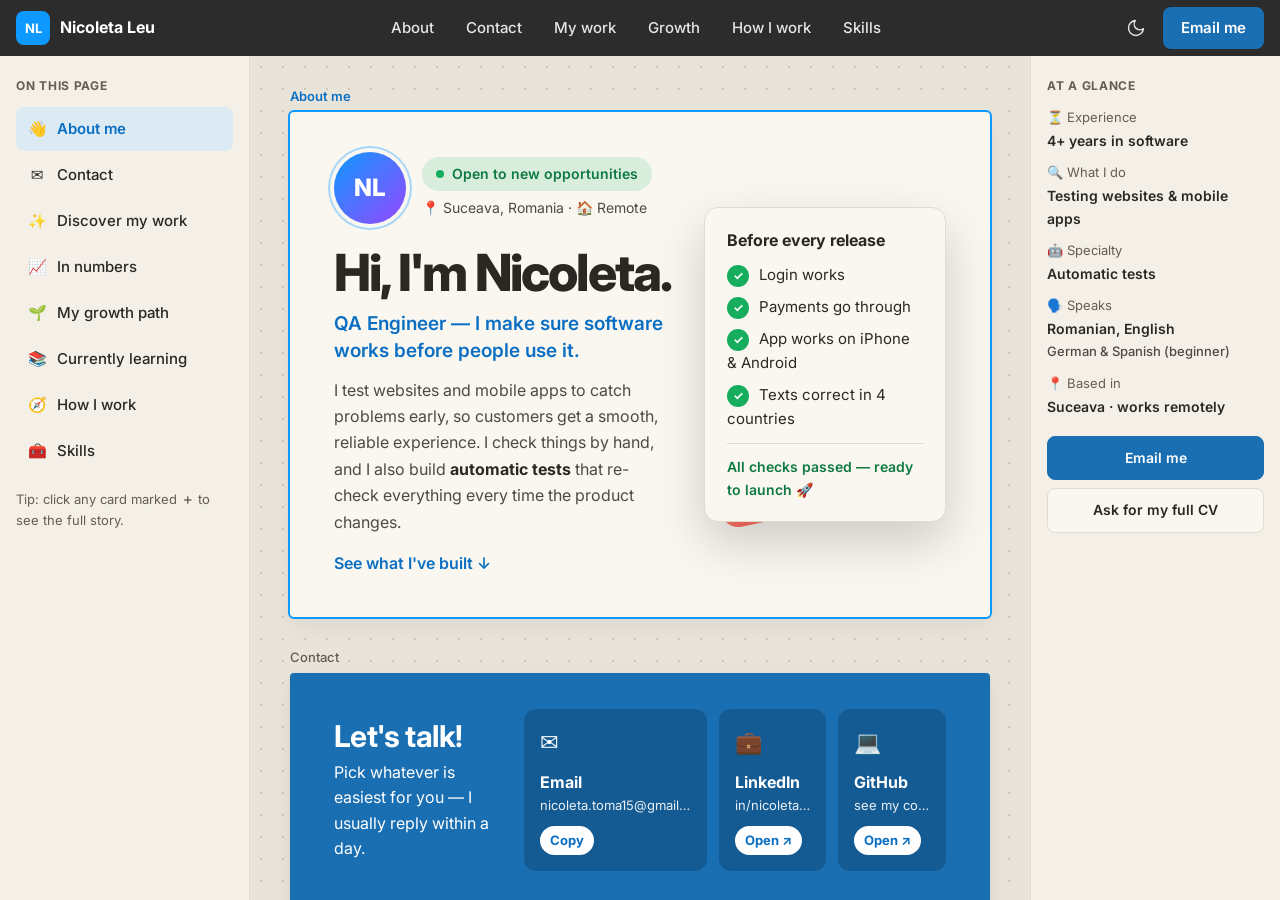
<file: index.html>
<!doctype html>
<html lang="en">
<head>
  <meta charset="utf-8" />
  <meta name="viewport" content="width=device-width, initial-scale=1" />
  <title>Nicoleta Leu — QA Automation Engineer</title>
  <meta name="description" content="Nicoleta Leu — QA Engineer. I make sure websites and mobile apps work correctly before customers use them." />
  <meta property="og:title" content="Nicoleta Leu — QA Automation Engineer" />
  <meta property="og:description" content="I make sure websites and mobile apps work correctly before customers use them." />
  <meta property="og:type" content="website" />
  <meta property="og:url" content="https://nicoleta-portfolio.vercel.app/" />
  <meta property="og:image" content="https://nicoleta-portfolio.vercel.app/og.png" />
  <meta property="og:image:width" content="1200" />
  <meta property="og:image:height" content="627" />
  <meta property="og:image:alt" content="Nicoleta Leu — QA Automation Engineer portfolio" />
  <meta name="twitter:card" content="summary_large_image" />
  <link rel="canonical" href="https://nicoleta-portfolio.vercel.app/" />
  <script type="application/ld+json">
  {
    "@context": "https://schema.org",
    "@type": "Person",
    "name": "Nicoleta Leu",
    "jobTitle": "QA Automation Engineer",
    "description": "QA Engineer. I make sure websites and mobile apps work correctly before customers use them.",
    "url": "https://nicoleta-portfolio.vercel.app/",
    "image": "https://nicoleta-portfolio.vercel.app/og.png",
    "sameAs": [
      "https://www.linkedin.com/in/nicoleta-leu",
      "https://github.com/nicoletaleu"
    ],
    "knowsAbout": ["Software testing", "Test automation", "Playwright", "TypeScript", "Mobile app testing", "Web testing"]
  }
  </script>
  <link rel="icon" href="data:image/svg+xml,<svg xmlns='http://www.w3.org/2000/svg' viewBox='0 0 32 32'><rect width='32' height='32' rx='8' fill='%230d99ff'/><text x='16' y='22' font-family='Arial' font-size='15' font-weight='700' fill='white' text-anchor='middle'>NL</text></svg>" />
  <link rel="preconnect" href="https://fonts.googleapis.com" />
  <link rel="preconnect" href="https://fonts.gstatic.com" crossorigin />
  <link href="https://fonts.googleapis.com/css2?family=Inter:wght@400;500;600;700;800&display=swap" rel="stylesheet" />
  <link rel="stylesheet" href="styles.css?v=14" />
</head>
<body>
  <!-- ============ TOP BAR ============ -->
  <header class="topbar">
    <a class="brand" href="#about">
      <span class="logo">NL</span>
      <span class="brand-name">Nicoleta Leu</span>
    </a>

    <nav class="topnav" aria-label="Main">
      <a href="#about">About</a>
      <a href="#contact">Contact</a>
      <a href="#work">My work</a>
      <a href="#growth">Growth</a>
      <a href="#process">How I work</a>
      <a href="#skills">Skills</a>
    </nav>

    <div class="topbar-right">
      <button class="icon-btn" id="themeToggle" aria-label="Switch light / dark mode" title="Switch light / dark mode">
        <svg viewBox="0 0 24 24"><path d="M21 12.8A9 9 0 1111.2 3a7 7 0 009.8 9.8z"/></svg>
      </button>
      <a class="cta-btn" href="mailto:nicoleta.toma15@gmail.com">Email me</a>
    </div>
  </header>
  <div class="read-progress" aria-hidden="true"><span id="readBar"></span></div>

  <div class="workspace">
    <!-- ============ LEFT: CONTENTS ============ -->
    <aside class="panel panel-left" aria-label="Contents">
      <div class="panel-head">On this page</div>
      <ul class="layers" id="layers">
        <li data-target="about"><span class="li-ico">👋</span>About me</li>
        <li data-target="contact"><span class="li-ico">✉️</span>Contact</li>
        <li data-target="work"><span class="li-ico">✨</span>Discover my work</li>
        <li data-target="results"><span class="li-ico">📈</span>In numbers</li>
        <li data-target="growth"><span class="li-ico">🌱</span>My growth path</li>
        <li data-target="learning"><span class="li-ico">📚</span>Currently learning</li>
        <li data-target="process"><span class="li-ico">🧭</span>How I work</li>
        <li data-target="skills"><span class="li-ico">🧰</span>Skills</li>
      </ul>
      <p class="panel-hint">Tip: click any card marked <b>＋</b> to see the full story.</p>
    </aside>

    <!-- ============ CANVAS ============ -->
    <main class="canvas" id="canvas">
      <div class="board">

        <!-- ABOUT -->
        <section class="frame span-2" id="about">
          <span class="frame-label">About me</span>
          <div class="frame-body hero">
            <div class="hero-text">
              <div class="hero-id">
                <div class="avatar-xl" aria-hidden="true">NL</div>
                <div>
                  <span class="pill"><span class="dot"></span>Open to new opportunities</span>
                  <p class="where">📍 Suceava, Romania · 🏠 Remote</p>
                </div>
              </div>
              <h1>Hi, I'm Nicoleta.</h1>
              <p class="role">QA Engineer — I make sure software works before people use it.</p>
              <p class="lead">
                I test websites and mobile apps to catch problems early, so customers
                get a smooth, reliable experience. I check things by hand, and I also
                build <strong>automatic tests</strong> that re-check everything every time
                the product changes.
              </p>
              <a class="scroll-hint" href="#work">See what I've built ↓</a>
            </div>
            <div class="hero-art" aria-hidden="true">
              <div class="shape s-circle"></div>
              <div class="shape s-square"></div>
              <div class="shape s-tri"></div>
              <div class="check-card">
                <div class="cc-title">Before every release</div>
                <ul>
                  <li><span class="tick">✓</span>Login works</li>
                  <li><span class="tick">✓</span>Payments go through</li>
                  <li><span class="tick">✓</span>App works on iPhone &amp; Android</li>
                  <li><span class="tick">✓</span>Texts correct in 4 countries</li>
                </ul>
                <div class="cc-foot">All checks passed — ready to launch 🚀</div>
              </div>
            </div>
          </div>
        </section>

        <!-- CONTACT (right after "about me") -->
        <section class="frame span-2" id="contact">
          <span class="frame-label">Contact</span>
          <div class="frame-body contact">
            <div class="contact-intro">
              <h2>Let's talk!</h2>
              <p>Pick whatever is easiest for you — I usually reply within a day.</p>
            </div>
            <div class="contact-grid">
              <button class="contact-tile" id="copyEmail" data-email="nicoleta.toma15@gmail.com">
                <span class="ct-ico">✉️</span>
                <span class="ct-text"><b>Email</b><span>nicoleta.toma15@gmail.com</span></span>
                <span class="ct-action" id="copyLabel">Copy</span>
              </button>
              <a class="contact-tile" href="https://www.linkedin.com/in/nicoleta-leu" target="_blank" rel="noopener">
                <span class="ct-ico">💼</span>
                <span class="ct-text"><b>LinkedIn</b><span>in/nicoleta-leu</span></span>
                <span class="ct-action">Open ↗</span>
              </a>
              <a class="contact-tile" href="https://github.com/nicoletaleu" target="_blank" rel="noopener">
                <span class="ct-ico">💻</span>
                <span class="ct-text"><b>GitHub</b><span>see my code</span></span>
                <span class="ct-action">Open ↗</span>
              </a>
            </div>
          </div>
        </section>

        <!-- DISCOVER MY WORK -->
        <section class="frame span-2" id="work">
          <span class="frame-label">Discover my work</span>
          <div class="frame-body">
            <div class="section-head">
              <h2>Discover my work</h2>
              <p class="sub">Click a card to see what I did and why it mattered.</p>
            </div>
            <div class="work-grid">
              <button class="work-card" data-detail="tests" style="--c:#ffcd29">
                <span class="wc-ico">🧪</span>
                <b>Most of a 1,100+ test suite</b>
                <span class="wc-meta">Test automation · 616 tests</span>
                <span class="wc-plus" aria-hidden="true">＋</span>
              </button>
              <button class="work-card" data-detail="payments" style="--c:#0d99ff">
                <span class="wc-ico">💳</span>
                <b>Keeping payments &amp; accounts safe</b>
                <span class="wc-meta">Payments · 98% pass rate</span>
                <span class="wc-plus" aria-hidden="true">＋</span>
              </button>
              <button class="work-card" data-detail="report" style="--c:#14ae5c">
                <span class="wc-ico">📊</span>
                <b>A quality report for the whole team</b>
                <span class="wc-meta">Reporting · 23 product flows</span>
                <span class="wc-plus" aria-hidden="true">＋</span>
              </button>
              <button class="work-card" data-detail="pipeline" style="--c:#9747ff">
                <span class="wc-ico">⚙️</span>
                <b>Tests that run on their own</b>
                <span class="wc-meta">CI/CD · built from scratch</span>
                <span class="wc-plus" aria-hidden="true">＋</span>
              </button>
              <button class="work-card" data-detail="countries" style="--c:#ff7262">
                <span class="wc-ico">🌍</span>
                <b>Testing in 4 countries</b>
                <span class="wc-meta">Manual testing · RO, ES, US, DE</span>
                <span class="wc-plus" aria-hidden="true">＋</span>
              </button>
              <button class="work-card" data-detail="tools" style="--c:#f24e1e">
                <span class="wc-ico">🛠️</span>
                <b>13 tools that make testing faster</b>
                <span class="wc-meta">Tooling · incl. an AI helper</span>
                <span class="wc-plus" aria-hidden="true">＋</span>
              </button>
            </div>
          </div>
        </section>

        <!-- RESULTS -->
        <section class="frame span-2" id="results">
          <span class="frame-label">In numbers</span>
          <div class="frame-body stats">
            <div class="stat"><b data-count="616">616</b><span>automatic tests written — more than half of a full test suite</span></div>
            <div class="stat"><b data-count="98" data-suffix="%">98%</b><span>of payment &amp; account checks pass reliably</span></div>
            <div class="stat"><b data-count="160">160</b><span>problems found and reported to developers</span></div>
            <div class="stat"><b data-count="4" data-suffix="+">4+</b><span>years working in software</span></div>
          </div>
        </section>

        <!-- MY GROWTH PATH -->
        <section class="frame span-2" id="growth">
          <span class="frame-label">My growth path</span>
          <div class="frame-body">
            <div class="section-head">
              <h2>My growth path</h2>
              <p class="sub">How I got here — one step at a time.</p>
            </div>
            <ol class="path">
              <li class="path-step" style="--c:#ffcd29">
                <span class="ps-year">2020</span>
                <span class="ps-dot">🌱</span>
                <b>Discovered testing</b>
                <span>Learned how software is tested — and loved finding what others miss.</span>
              </li>
              <li class="path-step" style="--c:#ff7262">
                <span class="ps-year">2022</span>
                <span class="ps-dot">💻</span>
                <b>Built websites</b>
                <span>3 years building web pages and checking them on every browser and device.</span>
              </li>
              <li class="path-step" style="--c:#9747ff">
                <span class="ps-year">2025</span>
                <span class="ps-dot">🤖</span>
                <b>Moved into automation</b>
                <span>Started writing automatic tests for websites, APIs and mobile apps.</span>
              </li>
              <li class="path-step" style="--c:#14ae5c">
                <span class="ps-year">2026</span>
                <span class="ps-dot">✨</span>
                <b>Testing with AI</b>
                <span>616 automatic tests written, and an AI helper for testing built.</span>
              </li>
              <li class="path-step next">
                <span class="ps-year">Next</span>
                <span class="ps-dot">🚀</span>
                <b>Your team?</b>
                <a href="#contact">Let's talk →</a>
              </li>
            </ol>
          </div>
        </section>

        <!-- CURRENTLY LEARNING -->
        <section class="frame span-2" id="learning">
          <span class="frame-label">Currently learning</span>
          <div class="frame-body">
            <div class="section-head">
              <h2>Currently learning</h2>
              <p class="sub">I never stop growing — here's what I'm working on now.</p>
            </div>
            <div class="stage-legend" aria-hidden="true">
              <span>Learning</span><span>Practising</span><span>Using at work</span>
            </div>
            <ul class="learn-list">
              <li class="learn" data-stage="3">
                <span class="l-ico">🤖</span>
                <div class="l-text"><b>AI-assisted testing</b><span>Building AI helpers that speed up testing</span></div>
                <div class="stages" role="img" aria-label="Stage: using at work"><i></i><i></i><i></i></div>
                <span class="l-stage">Using at work</span>
              </li>
              <li class="learn" data-stage="2">
                <span class="l-ico">🎭</span>
                <div class="l-text"><b>Playwright with TypeScript</b><span>Writing modern web tests in TypeScript</span></div>
                <div class="stages" role="img" aria-label="Stage: practising"><i></i><i></i><i></i></div>
                <span class="l-stage">Practising</span>
              </li>
              <li class="learn" data-stage="1">
                <span class="l-ico l-code">DE</span>
                <div class="l-text"><b>German</b><span>Beginner</span></div>
                <div class="stages" role="img" aria-label="Stage: learning"><i></i><i></i><i></i></div>
                <span class="l-stage">Learning</span>
              </li>
              <li class="learn" data-stage="1">
                <span class="l-ico l-code">ES</span>
                <div class="l-text"><b>Spanish</b><span>Beginner</span></div>
                <div class="stages" role="img" aria-label="Stage: learning"><i></i><i></i><i></i></div>
                <span class="l-stage">Learning</span>
              </li>
            </ul>
          </div>
        </section>

        <!-- HOW I WORK -->
        <section class="frame span-2" id="process">
          <span class="frame-label">How I work</span>
          <div class="frame-body">
            <div class="section-head">
              <h2>How I work</h2>
              <p class="sub">Click a step to see what happens.</p>
            </div>

            <div class="flow" role="tablist" aria-label="How I work">
              <button class="flow-step active" role="tab" aria-selected="true" data-step="0" style="--c:#0d99ff"><span class="fs-num">1</span><span class="fs-ico">🧭</span><b>Understand</b></button>
              <span class="flow-arrow" aria-hidden="true"></span>
              <button class="flow-step" role="tab" aria-selected="false" data-step="1" style="--c:#9747ff"><span class="fs-num">2</span><span class="fs-ico">📝</span><b>Plan</b></button>
              <span class="flow-arrow" aria-hidden="true"></span>
              <button class="flow-step" role="tab" aria-selected="false" data-step="2" style="--c:#14ae5c"><span class="fs-num">3</span><span class="fs-ico">🧪</span><b>Test &amp; automate</b></button>
              <span class="flow-arrow" aria-hidden="true"></span>
              <button class="flow-step" role="tab" aria-selected="false" data-step="3" style="--c:#ff7262"><span class="fs-num">4</span><span class="fs-ico">📣</span><b>Report &amp; follow up</b></button>
            </div>

            <div class="flow-detail" id="flowDetail" role="tabpanel" aria-live="polite">
              <h3 id="fdTitle"></h3>
              <p id="fdText"></p>
              <div class="chips" id="fdChips"></div>
            </div>
          </div>
        </section>
        <!-- SKILLS -->
        <section class="frame span-2" id="skills">
          <span class="frame-label">Skills</span>
          <div class="frame-body">
            <h2>Skills</h2>
            <div class="skill-grid">
              <div class="skill-group">
                <h3>Automatic testing</h3>
                <p class="explain">Tools that test websites and apps automatically.</p>
                <div class="chips"><span>Playwright</span><span>Robot Framework</span><span>Appium</span><span>Postman</span></div>
              </div>
              <div class="skill-group">
                <h3>Manual testing</h3>
                <p class="explain">Checking the product by hand, like a real user.</p>
                <div class="chips"><span>Exploratory</span><span>Mobile (iOS / Android)</span><span>Different browsers &amp; devices</span><span>Translations</span></div>
              </div>
              <div class="skill-group">
                <h3>AI tools</h3>
                <p class="explain">Using AI assistants to test faster and smarter.</p>
                <div class="chips"><span>Claude Code</span><span>AI Agents</span><span>Prompt writing</span></div>
              </div>
              <div class="skill-group">
                <h3>Programming</h3>
                <p class="explain">Languages I use to write tests and tools.</p>
                <div class="chips"><span>Python</span><span>JavaScript</span><span>TypeScript</span><span>PHP</span><span>SQL</span></div>
              </div>
              <div class="skill-group">
                <h3>Teamwork &amp; tools</h3>
                <p class="explain">How I organise work with the team.</p>
                <div class="chips"><span>Jira</span><span>Confluence</span><span>Agile / Scrum</span><span>GitHub</span></div>
              </div>
              <div class="skill-group">
                <h3>Languages</h3>
                <p class="explain">Spoken languages.</p>
                <div class="chips"><span>Romanian — native</span><span>English — professional</span><span>German — beginner</span><span>Spanish — beginner</span></div>
              </div>
            </div>

            <details class="more">
              <summary>Show the full technical list</summary>
              <dl class="tech-list">
                <dt>Testing types</dt><dd>Functional, Regression, E2E, API, Integration, Unit, Mobile, Smoke/Sanity, Exploratory, Cross-Browser/Cross-Device, Localization, Negative, Chaos, Database, Usability, UAT support</dd>
                <dt>Methodology</dt><dd>Test Strategy, Test Plans, Test Cases, Equivalence Partitioning, Boundary Values, Risk-Based Testing, Shift-Left, BDD (Given/When/Then)</dd>
                <dt>API &amp; services</dt><dd>REST, OAuth 2.0, JSON Schema, Webhooks, Stripe, AWS (S3, SNS)</dd>
                <dt>CI/CD &amp; tools</dt><dd>GitHub Actions, Git, Makefile, PHPStan, BrowserStack, Chrome DevTools, PHPUnit/Pest, MySQL, HTML, CSS</dd>
                <dt>AI-assisted QA</dt><dd>Custom Agent Skills, Prompt &amp; Context Engineering, AI-Assisted Test Design, AI Output Validation</dd>
              </dl>
            </details>
          </div>
        </section>

        <footer class="footer span-2">
          <span>© Nicoleta Leu</span>
          <a href="#about">Back to top ↑</a>
        </footer>
      </div>
    </main>

    <!-- ============ RIGHT: AT A GLANCE ============ -->
    <aside class="panel panel-right" aria-label="At a glance">
      <div class="panel-head">At a glance</div>
      <dl class="facts">
        <dt>⏳ Experience</dt><dd>4+ years in software</dd>
        <dt>🔍 What I do</dt><dd>Testing websites &amp; mobile apps</dd>
        <dt>🤖 Specialty</dt><dd>Automatic tests</dd>
        <dt>🗣️ Speaks</dt><dd>Romanian, English<br><span class="dd-note">German &amp; Spanish (beginner)</span></dd>
        <dt>📍 Based in</dt><dd>Suceava · works remotely</dd>
      </dl>
      <div class="glance-actions">
        <a class="btn primary block" href="mailto:nicoleta.toma15@gmail.com">Email me</a>
        <a class="btn block" href="mailto:nicoleta.toma15@gmail.com?subject=CV%20request">Ask for my full CV</a>
      </div>
    </aside>
  </div>

  <!-- ============ DETAIL DIALOG ============ -->
  <dialog class="detail" id="detail" aria-labelledby="dTitle">
    <div class="d-head">
      <span class="d-ico" id="dIco"></span>
      <div>
        <span class="d-meta" id="dMeta"></span>
        <h2 id="dTitle"></h2>
      </div>
      <button class="d-close" id="dClose" aria-label="Close">✕</button>
    </div>
    <div class="d-body">
      <div class="d-block"><h4>What I did</h4><p id="dDid"></p></div>
      <div class="d-block"><h4>Why it matters</h4><p id="dWhy"></p></div>
      <div class="d-result" id="dResult"></div>
      <div class="d-block"><h4>Tools used</h4><div class="chips" id="dTools"></div></div>
    </div>
    <div class="d-foot">
      <button class="btn" id="dPrev">← Previous</button>
      <button class="btn primary" id="dNext">Next →</button>
    </div>
  </dialog>

  <div class="toast" id="toast" role="status" aria-live="polite"></div>

  <script src="script.js?v=14"></script>
</body>
</html>
</file>
<file: styles.css>
:root {
  --ui-bar: #2c2c2c;
  --ui-bar-hover: #3d3d3d;
  --panel: #f4f0e8;
  --panel-border: #e2dccf;
  --panel-hover: #ebe5d9;
  --canvas: #e9e4da;
  --dot: #cfc7b6;
  --frame: #faf7f1;
  --text: #2b2723;
  --text-2: #4f4942;
  --text-3: #645d54;
  --blue: #0d99ff;
  --blue-strong: #1a6fb3;
  --blue-strong-hover: #155d96;
  --blue-text: #0a6fc2;
  --blue-soft: #dceaf3;
  --purple: #9747ff;
  --green: #14ae5c;
  --green-text: #0e7a41;
  --chip: #efe9de;
  --shadow: 0 1px 3px rgba(0,0,0,.08), 0 8px 24px rgba(0,0,0,.06);
  --n-yellow: #fff4c2; --n-blue: #dbefff; --n-green: #d9f7e5;
  --n-purple: #ece0ff; --n-pink: #ffe0ef; --n-orange: #ffe6d1;
  --panel-w: 250px;
  --bar-h: 56px;
  color-scheme: light;
}

@media (prefers-color-scheme: dark) {
  :root:not([data-theme="light"]) {
    --panel: #2c2c2c; --panel-border: #444; --panel-hover: #383838;
    --canvas: #1e1e1e; --dot: #3a3a3a; --frame: #2c2c2c;
    --text: #f5f5f5; --text-2: #d0d0d0; --text-3: #a0a0a0;
    --blue-text: #5cb8ff; --blue-soft: #0d3a5c; --green-text: #4ed48a; --chip: #383838;
    --shadow: 0 1px 3px rgba(0,0,0,.4), 0 8px 24px rgba(0,0,0,.3);
    --n-yellow: #4a4220; --n-blue: #1d3a52; --n-green: #1d4030;
    --n-purple: #36285a; --n-pink: #4f2539; --n-orange: #4d3420;
    color-scheme: dark;
  }
}
:root[data-theme="dark"] {
  --panel: #2c2c2c; --panel-border: #444; --panel-hover: #383838;
  --canvas: #1e1e1e; --dot: #3a3a3a; --frame: #2c2c2c;
  --text: #f5f5f5; --text-2: #d0d0d0; --text-3: #a0a0a0;
  --blue-text: #5cb8ff; --blue-soft: #0d3a5c; --green-text: #4ed48a; --chip: #383838;
  --shadow: 0 1px 3px rgba(0,0,0,.4), 0 8px 24px rgba(0,0,0,.3);
  --n-yellow: #4a4220; --n-blue: #1d3a52; --n-green: #1d4030;
  --n-purple: #36285a; --n-pink: #4f2539; --n-orange: #4d3420;
  color-scheme: dark;
}

* { box-sizing: border-box; }
html, body { margin: 0; height: 100%; }
html { scroll-behavior: smooth; }
body {
  font-family: "Inter", system-ui, -apple-system, "Segoe UI", sans-serif;
  background: var(--canvas);
  color: var(--text);
  font-size: 16px;
  line-height: 1.6;
  -webkit-font-smoothing: antialiased;
  overflow: hidden;
}
svg { width: 20px; height: 20px; fill: none; stroke: currentColor; stroke-width: 1.7; stroke-linecap: round; stroke-linejoin: round; }
button { font: inherit; color: inherit; background: none; border: 0; cursor: pointer; }
a { color: inherit; }
:focus-visible { outline: 3px solid var(--blue); outline-offset: 2px; border-radius: 4px; }

/* ---------- TOP BAR ---------- */
.topbar {
  height: var(--bar-h);
  background: var(--ui-bar);
  color: #fff;
  display: flex; align-items: center; justify-content: space-between;
  padding: 0 16px; gap: 16px;
  position: relative; z-index: 10;
}
.brand { display: flex; align-items: center; gap: 10px; text-decoration: none; font-weight: 700; }
.logo { width: 34px; height: 34px; border-radius: 8px; background: var(--blue); display: grid; place-items: center; font-size: 13px; }
.topnav { display: flex; gap: 4px; }
.topnav a {
  color: #e6e6e6; text-decoration: none; font-size: 15px; font-weight: 500;
  padding: 8px 14px; border-radius: 6px;
}
.topnav a:hover { background: var(--ui-bar-hover); color: #fff; }
.topbar-right { display: flex; align-items: center; gap: 8px; }
.icon-btn { width: 38px; height: 38px; border-radius: 8px; display: grid; place-items: center; color: #e6e6e6; }
.icon-btn:hover { background: var(--ui-bar-hover); }
.cta-btn {
  background: var(--blue-strong); color: #fff; text-decoration: none;
  font-weight: 600; font-size: 15px; padding: 9px 18px; border-radius: 8px;
}
.cta-btn:hover { background: var(--blue-strong-hover); }

/* ---------- WORKSPACE ---------- */
.workspace {
  display: grid;
  grid-template-columns: var(--panel-w) 1fr var(--panel-w);
  height: calc(100vh - var(--bar-h));
  height: calc(100dvh - var(--bar-h));
}
.panel { background: var(--panel); overflow-y: auto; font-size: 14px; padding: 16px; }
.panel-left { border-right: 1px solid var(--panel-border); }
.panel-right { border-left: 1px solid var(--panel-border); }
.panel-head { font-size: 12px; font-weight: 700; text-transform: uppercase; letter-spacing: .06em; color: var(--text-3); margin: 4px 0 12px; }
.panel-hint { font-size: 13px; color: var(--text-3); margin-top: 16px; }

.layers { list-style: none; margin: 0; padding: 0; display: grid; gap: 2px; }
.layers li {
  display: flex; align-items: center; gap: 10px;
  padding: 9px 10px; border-radius: 8px; cursor: pointer;
  font-size: 15px; font-weight: 500;
  border: 1px solid transparent;
}
.layers li:hover { background: var(--panel-hover); }
.layers li.selected { background: var(--blue-soft); color: var(--blue-text); font-weight: 600; }
.li-ico { width: 20px; text-align: center; }

.glance-card { text-align: center; padding: 8px 0 16px; border-bottom: 1px solid var(--panel-border); margin-bottom: 14px; }
.avatar-lg {
  width: 72px; height: 72px; border-radius: 50%; margin: 0 auto 10px;
  background: linear-gradient(135deg, var(--blue), var(--purple));
  color: #fff; font-weight: 800; font-size: 24px; display: grid; place-items: center;
}
.g-name { font-weight: 700; font-size: 17px; }
.g-role { color: var(--text-2); margin-bottom: 8px; }
.facts { margin: 0 0 18px; display: grid; gap: 10px; }
.facts dt { color: var(--text-3); font-size: 13px; }
.facts dd { margin: -8px 0 0; font-weight: 600; }
.glance-actions { display: grid; gap: 8px; }

/* ---------- CANVAS ---------- */
.canvas {
  position: relative;
  overflow: auto;
  background-color: var(--canvas);
  background-image: radial-gradient(var(--dot) 1px, transparent 1px);
  background-size: 22px 22px;
  scroll-behavior: smooth;
}
.board {
  display: grid;
  grid-template-columns: repeat(2, minmax(0, 520px));
  gap: 56px 24px;
  justify-content: center;
  padding: 56px 40px 120px;
}
.span-2 { grid-column: span 2; }

.frame {
  position: relative;
  background: var(--frame);
  box-shadow: var(--shadow);
  border-radius: 4px;
  outline: 2px solid transparent;
  transition: outline-color .2s;
  scroll-margin-top: 40px;
}
.frame.selected { outline-color: var(--blue); }
.frame-label {
  position: absolute; top: -26px; left: 0;
  font-size: 13px; color: var(--text-3); font-weight: 500;
}
.frame.selected .frame-label { color: var(--blue-text); font-weight: 600; }
.frame-body { padding: 44px; }

h1, h2, h3 { margin: 0; letter-spacing: -0.02em; line-height: 1.2; }
h2 { font-size: 28px; font-weight: 700; margin-bottom: 24px; }
h3 { font-size: 18px; font-weight: 700; margin-bottom: 6px; }

/* about */
.hero { display: grid; grid-template-columns: 1.4fr 1fr; gap: 32px; align-items: center; padding: 40px 44px; }
.pill {
  display: inline-flex; align-items: center; gap: 8px;
  font-size: 14px; font-weight: 600; color: var(--green-text);
  background: color-mix(in srgb, var(--green) 14%, transparent);
  padding: 6px 14px; border-radius: 99px;
}
.pill.small { font-size: 13px; padding: 4px 12px; }
.dot { width: 8px; height: 8px; border-radius: 50%; background: var(--green); animation: pulse 2s infinite; }
@keyframes pulse { 50% { opacity: .35; } }
h1 { font-size: clamp(36px, 4vw, 52px); font-weight: 800; margin: 18px 0 8px; letter-spacing: -0.035em; }
.role { font-size: 19px; font-weight: 600; color: var(--blue-text); margin: 0 0 12px; line-height: 1.4; }
.lead { font-size: 16px; line-height: 1.65; color: var(--text-2); margin: 0 0 16px; max-width: 58ch; }
.lead strong { color: var(--text); }
.hero-cta { display: flex; flex-wrap: wrap; gap: 12px; }
.btn {
  display: inline-block; padding: 12px 22px; border-radius: 8px;
  font-weight: 600; font-size: 15px; text-decoration: none; text-align: center;
  border: 1px solid var(--panel-border); background: var(--frame);
  transition: transform .12s, background .12s;
}
.btn:hover { transform: translateY(-1px); background: var(--panel-hover); }
.btn.primary { background: var(--blue-strong); color: #fff; border-color: var(--blue-strong); }
.btn.primary:hover { background: var(--blue-strong-hover); }
.btn.block { display: block; padding: 10px; font-size: 14px; }

.hero-art { position: relative; min-height: 260px; display: grid; place-items: center; }
.shape { position: absolute; }
.s-circle { width: 120px; height: 120px; border-radius: 50%; background: var(--purple); top: 0; right: 10px; }
.s-square { width: 90px; height: 90px; border-radius: 18px; background: #ff7262; bottom: 0; left: 10px; transform: rotate(-12deg); }
.s-tri { width: 0; height: 0; border-left: 46px solid transparent; border-right: 46px solid transparent; border-bottom: 80px solid #ffcd29; top: 6px; left: 24px; transform: rotate(14deg); }
.check-card {
  position: relative; z-index: 1; width: 100%; max-width: 330px;
  background: var(--frame); border-radius: 14px; padding: 20px 22px;
  box-shadow: 0 20px 50px rgba(0,0,0,.18);
  border: 1px solid var(--panel-border);
}
.cc-title { font-weight: 700; margin-bottom: 10px; }
.check-card ul { list-style: none; margin: 0 0 12px; padding: 0; display: grid; gap: 8px; font-size: 15px; }
.tick {
  display: inline-grid; place-items: center; width: 22px; height: 22px; margin-right: 10px;
  border-radius: 50%; background: var(--green); color: #fff; font-size: 12px; font-weight: 700;
}
.cc-foot { font-size: 14px; font-weight: 600; color: var(--green-text); border-top: 1px solid var(--panel-border); padding-top: 12px; }

/* what I do */
.what-grid { display: grid; grid-template-columns: repeat(3, 1fr); gap: 28px; }
.what-ico {
  width: 48px; height: 48px; border-radius: 12px; display: grid; place-items: center; font-size: 22px;
  background: color-mix(in srgb, var(--c) 15%, transparent); margin-bottom: 14px;
}
.what p { margin: 0; color: var(--text-2); font-size: 15px; }

/* results */
.stats { display: grid; grid-template-columns: repeat(4, 1fr); padding: 0; }
.stat { padding: 32px 28px; border-right: 1px solid var(--panel-border); }
.stat:last-child { border-right: 0; }
.stat b { display: block; font-size: 44px; font-weight: 800; letter-spacing: -0.03em; color: var(--blue-text); font-variant-numeric: tabular-nums; line-height: 1.1; margin-bottom: 6px; }
.stat span { color: var(--text-2); font-size: 15px; line-height: 1.45; display: block; }

/* skills */
.skill-grid { display: grid; grid-template-columns: repeat(3, 1fr); gap: 16px; }
.skill-group { border: 1px solid var(--panel-border); border-radius: 12px; padding: 20px; }
.explain { margin: 0 0 14px; color: var(--text-3); font-size: 14px; line-height: 1.45; }
.chips { display: flex; flex-wrap: wrap; gap: 6px; }
.chips span { font-size: 14px; padding: 5px 11px; border-radius: 6px; background: var(--chip); }

.more { margin-top: 24px; border-top: 1px solid var(--panel-border); padding-top: 16px; }
.more summary { cursor: pointer; font-weight: 600; color: var(--blue-text); font-size: 15px; width: fit-content; }
.more summary:hover { text-decoration: underline; }
.more[open] summary { margin-bottom: 14px; }
.tech-list { margin: 0; display: grid; grid-template-columns: 160px 1fr; gap: 10px 20px; font-size: 14px; }
.tech-list dt { font-weight: 600; }
.tech-list dd { margin: 0; color: var(--text-2); }

/* experience */
.job-head { display: flex; justify-content: space-between; align-items: flex-start; gap: 16px; margin-bottom: 28px; }
.job-head h2 { margin-bottom: 6px; }
.company { margin: 0; color: var(--text-2); }
.date { font-size: 14px; font-weight: 600; background: var(--chip); padding: 6px 12px; border-radius: 6px; white-space: nowrap; }
.job-grid { display: grid; grid-template-columns: repeat(3, 1fr); gap: 16px; }
.note { padding: 20px; font-size: 15px; line-height: 1.55; box-shadow: 0 2px 6px rgba(0,0,0,.08); border-radius: 4px; }
.note b { display: block; margin-bottom: 6px; font-size: 16px; }
.n-yellow { background: var(--n-yellow); } .n-blue { background: var(--n-blue); }
.n-green { background: var(--n-green); } .n-purple { background: var(--n-purple); }
.n-pink { background: var(--n-pink); } .n-orange { background: var(--n-orange); }
.bullets { margin: 0; padding-left: 20px; color: var(--text-2); font-size: 15px; display: grid; gap: 8px; }
.bullets.plain { font-size: 16px; gap: 12px; }
.bullets li::marker { color: var(--blue); }

/* education */
.timeline { list-style: none; margin: 0; padding: 0; position: relative; }
.timeline::before { content: ""; position: absolute; left: 70px; top: 10px; bottom: 10px; width: 2px; background: var(--panel-border); }
.timeline li { display: grid; grid-template-columns: 64px 1fr; gap: 24px; padding: 9px 0; position: relative; }
.timeline li::after { content: ""; position: absolute; left: 66px; top: 17px; width: 10px; height: 10px; border-radius: 50%; background: var(--blue); }
.t-year { font-size: 14px; font-weight: 600; color: var(--text-3); padding-top: 1px; font-variant-numeric: tabular-nums; }
.timeline b { display: block; font-size: 16px; line-height: 1.35; }
.timeline span { color: var(--text-2); font-size: 14px; }

/* hero identity */
.hero-id { display: flex; align-items: center; gap: 16px; }
.avatar-xl {
  width: 72px; height: 72px; border-radius: 50%; flex: none;
  background: linear-gradient(135deg, var(--blue), var(--purple));
  color: #fff; font-weight: 800; font-size: 24px; display: grid; place-items: center;
  box-shadow: 0 0 0 4px var(--frame), 0 0 0 6px color-mix(in srgb, var(--blue) 35%, transparent);
}
.where { margin: 6px 0 0; font-size: 14px; color: var(--text-2); }
.scroll-hint { font-weight: 600; color: var(--blue-text); text-decoration: none; font-size: 16px; }
.scroll-hint:hover { text-decoration: underline; }

/* contact */
#contact { background: var(--blue-strong); color: #fff; }
#contact .frame-label { color: var(--text-3); }
#contact.selected { outline-color: var(--text); }
.contact { display: grid; grid-template-columns: 1fr 2.6fr; gap: 28px; align-items: center; padding: 36px 44px; }
.contact h2 { font-size: 30px; margin-bottom: 6px; }
.contact p { margin: 0; font-size: 16px; }
.contact-grid { display: grid; grid-template-columns: 1.7fr 1fr 1fr; gap: 12px; }
.contact-tile {
  display: flex; flex-direction: column; align-items: flex-start; gap: 10px;
  color: #fff; text-decoration: none; text-align: left; font: inherit;
  background: rgba(0,0,0,.18); padding: 16px; border-radius: 12px;
  transition: background .15s, transform .15s; min-width: 0;
}
.contact-tile:hover { background: rgba(0,0,0,.3); transform: translateY(-2px); }
.ct-ico { font-size: 22px; }
.ct-text { display: grid; min-width: 0; width: 100%; }
.ct-text b { font-size: 16px; }
.ct-text span { font-size: 13px; opacity: .9; overflow: hidden; text-overflow: ellipsis; white-space: nowrap; }
.ct-action { font-size: 13px; font-weight: 700; background: #fff; color: var(--blue-text); padding: 4px 10px; border-radius: 99px; }
:root[data-theme="dark"] .ct-action { color: #0a6fc2; }

/* discover my work */
.section-head { display: flex; justify-content: space-between; align-items: baseline; gap: 16px; flex-wrap: wrap; margin-bottom: 24px; }
.section-head h2 { margin: 0; }
.sub { margin: 0; color: var(--text-3); font-size: 15px; }
.work-grid { display: grid; grid-template-columns: repeat(3, 1fr); gap: 16px; }
.work-card {
  position: relative; text-align: left; font: inherit; color: var(--text);
  display: flex; flex-direction: column; gap: 8px;
  padding: 22px; border-radius: 14px; min-height: 170px;
  background: color-mix(in srgb, var(--c) 10%, var(--frame));
  border: 1px solid color-mix(in srgb, var(--c) 30%, transparent);
  transition: transform .18s, box-shadow .18s, border-color .18s;
}
.work-card:hover { transform: translateY(-4px); box-shadow: 0 12px 28px rgba(0,0,0,.12); border-color: var(--c); }
.wc-ico {
  width: 46px; height: 46px; border-radius: 12px; display: grid; place-items: center; font-size: 22px;
  background: color-mix(in srgb, var(--c) 22%, transparent);
}
.work-card b { font-size: 17px; line-height: 1.3; margin-top: 6px; }
.wc-meta { font-size: 13px; color: var(--text-3); margin-top: auto; }
.wc-plus {
  position: absolute; top: 18px; right: 18px; width: 30px; height: 30px; border-radius: 50%;
  display: grid; place-items: center; font-size: 15px; font-weight: 700;
  background: var(--frame); border: 1px solid var(--panel-border); transition: transform .2s, background .2s;
}
.work-card:hover .wc-plus { transform: rotate(90deg); background: var(--c); color: #fff; border-color: var(--c); }

/* experience accordion */
.job { border: 1px solid var(--panel-border); border-radius: 12px; margin-bottom: 12px; overflow: hidden; }
.job summary {
  list-style: none; cursor: pointer; display: grid;
  grid-template-columns: auto 1fr auto auto; align-items: center; gap: 16px; padding: 18px 20px;
}
.job summary::-webkit-details-marker { display: none; }
.job summary:hover { background: var(--panel-hover); }
.job-logo {
  width: 44px; height: 44px; border-radius: 10px; display: grid; place-items: center;
  background: var(--c); color: #fff; font-weight: 800; font-size: 18px;
}
.job-title { display: grid; }
.job-title b { font-size: 18px; }
.job-title span { color: var(--text-2); font-size: 14px; }
.chev { font-size: 20px; color: var(--text-3); transition: transform .2s; line-height: 1; }
.job[open] .chev { transform: rotate(180deg); }
.job-body { padding: 4px 20px 22px 80px; }
.job-body .chips { margin-top: 16px; }

/* how I work — prototype-style flow */
.flow { display: flex; align-items: center; gap: 0; margin-bottom: 20px; }
.flow-step {
  position: relative; flex: 1; min-width: 0;
  display: flex; flex-direction: column; align-items: center; gap: 6px;
  padding: 18px 10px; border-radius: 14px; font: inherit; color: var(--text);
  background: var(--frame); border: 2px solid var(--panel-border);
  transition: border-color .15s, background .15s, transform .15s;
}
.flow-step:hover { border-color: var(--c); transform: translateY(-2px); }
.flow-step.active { border-color: var(--c); background: color-mix(in srgb, var(--c) 12%, var(--frame)); }
.flow-step b { font-size: 15px; text-align: center; line-height: 1.25; }
.fs-ico { font-size: 26px; }
.fs-num {
  position: absolute; top: -11px; left: 50%; transform: translateX(-50%);
  width: 22px; height: 22px; border-radius: 50%; display: grid; place-items: center;
  font-size: 12px; font-weight: 700; color: #fff; background: var(--c);
}
.flow-arrow { flex: 0 0 34px; height: 2px; background: var(--blue); position: relative; }
.flow-arrow::after {
  content: ""; position: absolute; right: -1px; top: -4px;
  border-left: 8px solid var(--blue); border-top: 5px solid transparent; border-bottom: 5px solid transparent;
}
.flow-detail {
  border-radius: 12px; padding: 22px 24px;
  background: var(--chip); animation: fadeIn .2s ease-out;
}
.flow-detail h3 { font-size: 19px; }
.flow-detail p { margin: 0 0 14px; color: var(--text-2); }
.flow-detail .chips span { background: var(--frame); border: 1px solid var(--panel-border); }
@keyframes fadeIn { from { opacity: 0; transform: translateY(4px); } }

/* footer */
.footer { display: flex; justify-content: space-between; color: var(--text-3); font-size: 14px; }
.footer a { color: var(--blue-text); font-weight: 600; text-decoration: none; }

/* detail dialog */
.detail {
  width: min(560px, calc(100vw - 32px)); max-height: calc(100dvh - 48px);
  border: 0; border-radius: 16px; padding: 0;
  background: var(--frame); color: var(--text);
  box-shadow: 0 30px 80px rgba(0,0,0,.35);
}
.detail::backdrop { background: rgba(20,20,20,.45); backdrop-filter: blur(3px); }
.detail[open] { animation: pop .22s ease-out; }
@keyframes pop { from { opacity: 0; transform: translateY(12px) scale(.98); } }
.d-head { display: flex; gap: 16px; align-items: flex-start; padding: 24px 24px 8px; }
.d-ico { width: 52px; height: 52px; border-radius: 14px; display: grid; place-items: center; font-size: 26px; flex: none; background: color-mix(in srgb, var(--c, #0d99ff) 20%, transparent); }
.d-meta { font-size: 13px; color: var(--text-3); font-weight: 600; }
.d-head h2 { font-size: 22px; margin: 2px 0 0; }
.d-close { margin-left: auto; width: 36px; height: 36px; border-radius: 50%; flex: none; font-size: 15px; }
.d-close:hover { background: var(--panel-hover); }
.d-body { padding: 8px 24px 8px; display: grid; gap: 16px; }
.d-block h4 { margin: 0 0 4px; font-size: 13px; text-transform: uppercase; letter-spacing: .05em; color: var(--text-3); }
.d-block p { margin: 0; font-size: 16px; color: var(--text-2); }
.d-result {
  font-size: 16px; font-weight: 600; padding: 14px 16px; border-radius: 10px;
  background: color-mix(in srgb, var(--green) 14%, transparent); color: var(--green-text);
}
.d-result::before { content: "✓ Result: "; }
.d-foot { display: flex; justify-content: space-between; gap: 12px; padding: 16px 24px 24px; }

/* toast */
.toast {
  position: fixed; left: 50%; bottom: 24px; transform: translate(-50%, 20px);
  background: var(--ui-bar); color: #fff; padding: 10px 18px; border-radius: 10px;
  font-weight: 600; font-size: 14px; opacity: 0; pointer-events: none; transition: .2s; z-index: 50;
}
.toast.show { opacity: 1; transform: translate(-50%, 0); }

@media (prefers-reduced-motion: reduce) {
  .dot { animation: none; }
  html, .canvas { scroll-behavior: auto; }
}

/* ---------- RESPONSIVE ---------- */
@media (max-width: 1240px) {
  .panel-right { display: none; }
  .workspace { grid-template-columns: var(--panel-w) 1fr; }
}
@media (max-width: 1000px) {
  .what-grid, .skill-grid, .job-grid, .work-grid { grid-template-columns: 1fr 1fr; }
  .contact { grid-template-columns: 1fr; }
  .stats { grid-template-columns: 1fr 1fr; }
  .stat:nth-child(2) { border-right: 0; }
  .stat:nth-child(-n+2) { border-bottom: 1px solid var(--panel-border); }
}
@media (max-width: 900px) {
  html, body { height: auto; }
  body { overflow: auto; }
  .panel-left { display: none; }
  .workspace { display: block; height: auto; }
  .canvas { overflow: visible; }
  .board { grid-template-columns: minmax(0, 1fr); padding: 48px 16px 80px; gap: 48px; }
  .span-2 { grid-column: auto; }
  .hero { grid-template-columns: 1fr; padding: 28px; }
  .frame-body { padding: 26px; }
  .topbar { position: sticky; top: 0; height: auto; flex-wrap: wrap; padding: 10px 16px 0; row-gap: 6px; }
  .topnav {
    order: 3; width: 100%; overflow-x: auto; gap: 0;
    margin: 0 -16px; padding: 0 10px 6px; width: calc(100% + 32px);
    scrollbar-width: none;
  }
  .topnav a { font-size: 14px; padding: 6px 10px; white-space: nowrap; }
  .frame { scroll-margin-top: 120px; }
  .tech-list { grid-template-columns: 1fr; gap: 4px; }
  .tech-list dd { margin-bottom: 10px; }
}
@media (max-width: 640px) {
  .what-grid, .skill-grid, .job-grid, .stats, .work-grid, .contact-grid { grid-template-columns: 1fr; }
  .contact { padding: 26px; }
  .contact-tile { flex-direction: row; align-items: center; }
  .ct-action { margin-left: auto; flex: none; }
  .work-card { min-height: 0; }
  .flow { flex-direction: column; align-items: stretch; }
  .flow-step { flex-direction: row; justify-content: flex-start; gap: 12px; padding: 14px 16px 14px 40px; }
  .fs-num { top: 50%; left: 12px; transform: translateY(-50%); }
  .fs-ico { font-size: 22px; }
  .flow-arrow { flex: 0 0 22px; width: 2px; height: 22px; align-self: center; }
  .flow-arrow::after { right: -4px; top: auto; bottom: -1px; border-left: 5px solid transparent; border-right: 5px solid transparent; border-top: 8px solid var(--blue); border-bottom: 0; }
  .job summary { grid-template-columns: auto 1fr auto; row-gap: 8px; padding: 16px; }
  .job summary .date { grid-column: 2; justify-self: start; }
  .job summary .chev { grid-column: 3; grid-row: 1; }
  .job-body { padding: 4px 16px 20px; }
  .hero-id .avatar-xl { width: 56px; height: 56px; font-size: 19px; }
  .stat { border-right: 0; border-bottom: 1px solid var(--panel-border); }
  .stat:last-child { border-bottom: 0; }
  .job-head { flex-direction: column; }
  .brand-name { display: none; }
  h2 { font-size: 24px; }
}

.dd-note { font-weight: 500; font-size: 13px; color: var(--text-2); }

/* reading progress bar */
.read-progress { position: fixed; top: 0; left: 0; right: 0; height: 4px; z-index: 40; pointer-events: none; }
.read-progress span {
  display: block; height: 100%; width: 100%;
  background: linear-gradient(90deg, var(--blue), var(--purple), var(--green));
  transform-origin: left; transform: scaleX(0);
}

/* my growth path */
.path { list-style: none; margin: 0; padding: 0; display: grid; grid-template-columns: repeat(5, 1fr); gap: 14px; position: relative; }
.path::before {
  content: ""; position: absolute; left: 8%; right: 8%; top: 52px; height: 3px;
  background: linear-gradient(90deg, #ffcd29, #ff7262, #9747ff, #14ae5c, var(--panel-border));
  border-radius: 3px;
}
.path-step { position: relative; display: flex; flex-direction: column; align-items: center; text-align: center; gap: 6px; }
.ps-year { font-size: 13px; font-weight: 700; color: var(--text-3); letter-spacing: .03em; }
.ps-dot {
  position: relative; z-index: 1; width: 52px; height: 52px; border-radius: 50%;
  display: grid; place-items: center; font-size: 22px; margin-bottom: 6px;
  background: var(--frame); border: 3px solid var(--c, var(--panel-border));
  transition: transform .2s;
}
.path-step:hover .ps-dot { transform: scale(1.1); }
.path-step b { font-size: 16px; line-height: 1.3; }
.path-step > span:last-child, .path-step > a { font-size: 14px; color: var(--text-2); line-height: 1.45; }
.path-step.next .ps-dot { border-style: dashed; border-color: var(--blue-strong); }
.path-step.next a { color: var(--blue-text); font-weight: 700; text-decoration: none; }
.path-step.next a:hover { text-decoration: underline; }

/* currently learning */
.stage-legend { display: none; }
.learn-list { list-style: none; margin: 0; padding: 0; display: grid; gap: 10px; }
.learn {
  display: grid; grid-template-columns: auto 1fr 180px 110px; align-items: center; gap: 16px;
  padding: 14px 18px; border-radius: 12px; border: 1px solid var(--panel-border); background: var(--frame);
}
.l-ico { font-size: 24px; width: 40px; height: 40px; display: grid; place-items: center; border-radius: 10px; background: var(--chip); }
.l-text { display: grid; }
.l-text b { font-size: 16px; }
.l-text span { font-size: 14px; color: var(--text-2); }
.stages { display: grid; grid-template-columns: repeat(3, 1fr); gap: 4px; }
.stages i { height: 10px; border-radius: 99px; background: var(--panel-border); }
.learn[data-stage="1"] .stages i:nth-child(-n+1),
.learn[data-stage="2"] .stages i:nth-child(-n+2),
.learn[data-stage="3"] .stages i:nth-child(-n+3) { background: var(--green); border-color: var(--green); }
.learn.in-view .stages i { animation: grow .6s ease-out both; }
.learn.in-view .stages i:nth-child(2) { animation-delay: .15s; }
.learn.in-view .stages i:nth-child(3) { animation-delay: .3s; }
@keyframes grow { from { transform: scaleX(0); transform-origin: left; } }
.l-stage { font-size: 13px; font-weight: 700; color: var(--green-text); text-align: right; }

@media (max-width: 1000px) {
  .learn { grid-template-columns: auto 1fr 120px; }
  .l-stage { grid-column: 3; text-align: left; margin-top: -10px; }
}
@media (max-width: 640px) {
  .path { grid-template-columns: 1fr; gap: 0; }
  .path::before { left: 25px; right: auto; top: 30px; bottom: 30px; width: 3px; height: auto;
    background: linear-gradient(180deg, #ffcd29, #ff7262, #9747ff, #14ae5c, var(--panel-border)); }
  .path-step {
    display: grid; grid-template-columns: 52px 1fr; column-gap: 14px; row-gap: 0;
    text-align: left; align-items: start; padding-bottom: 18px;
  }
  .ps-dot { grid-row: 1 / span 3; grid-column: 1; margin: 0; }
  .ps-year, .path-step b, .path-step > span:last-child, .path-step > a { grid-column: 2; }
  .learn { grid-template-columns: auto 1fr; row-gap: 10px; }
  .stages { grid-column: 1 / -1; }
  .l-stage { grid-column: 1 / -1; text-align: left; margin-top: -4px; }
}
@media (prefers-reduced-motion: reduce) {
  .learn.in-view .stages i { animation: none; }
}
.l-code { font-size: 14px; font-weight: 800; color: var(--text-2); letter-spacing: .04em; }
</file>
